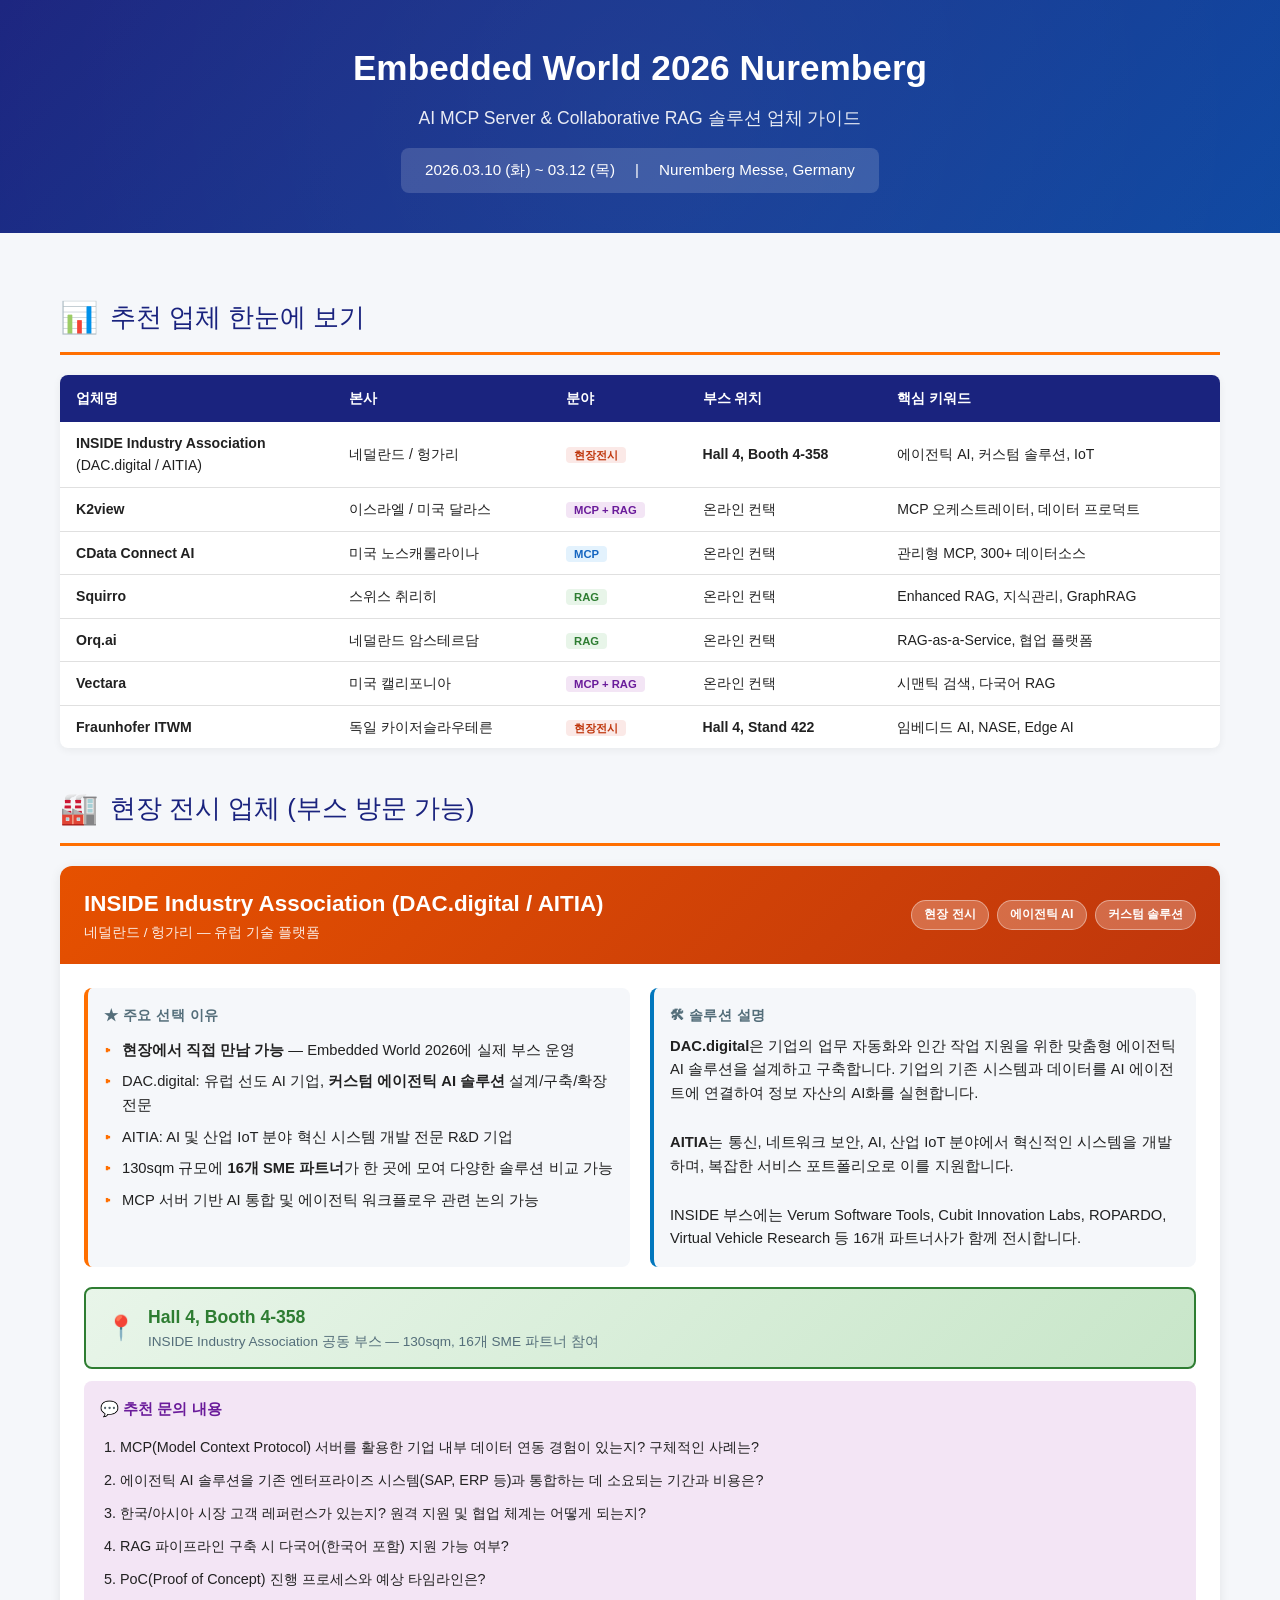
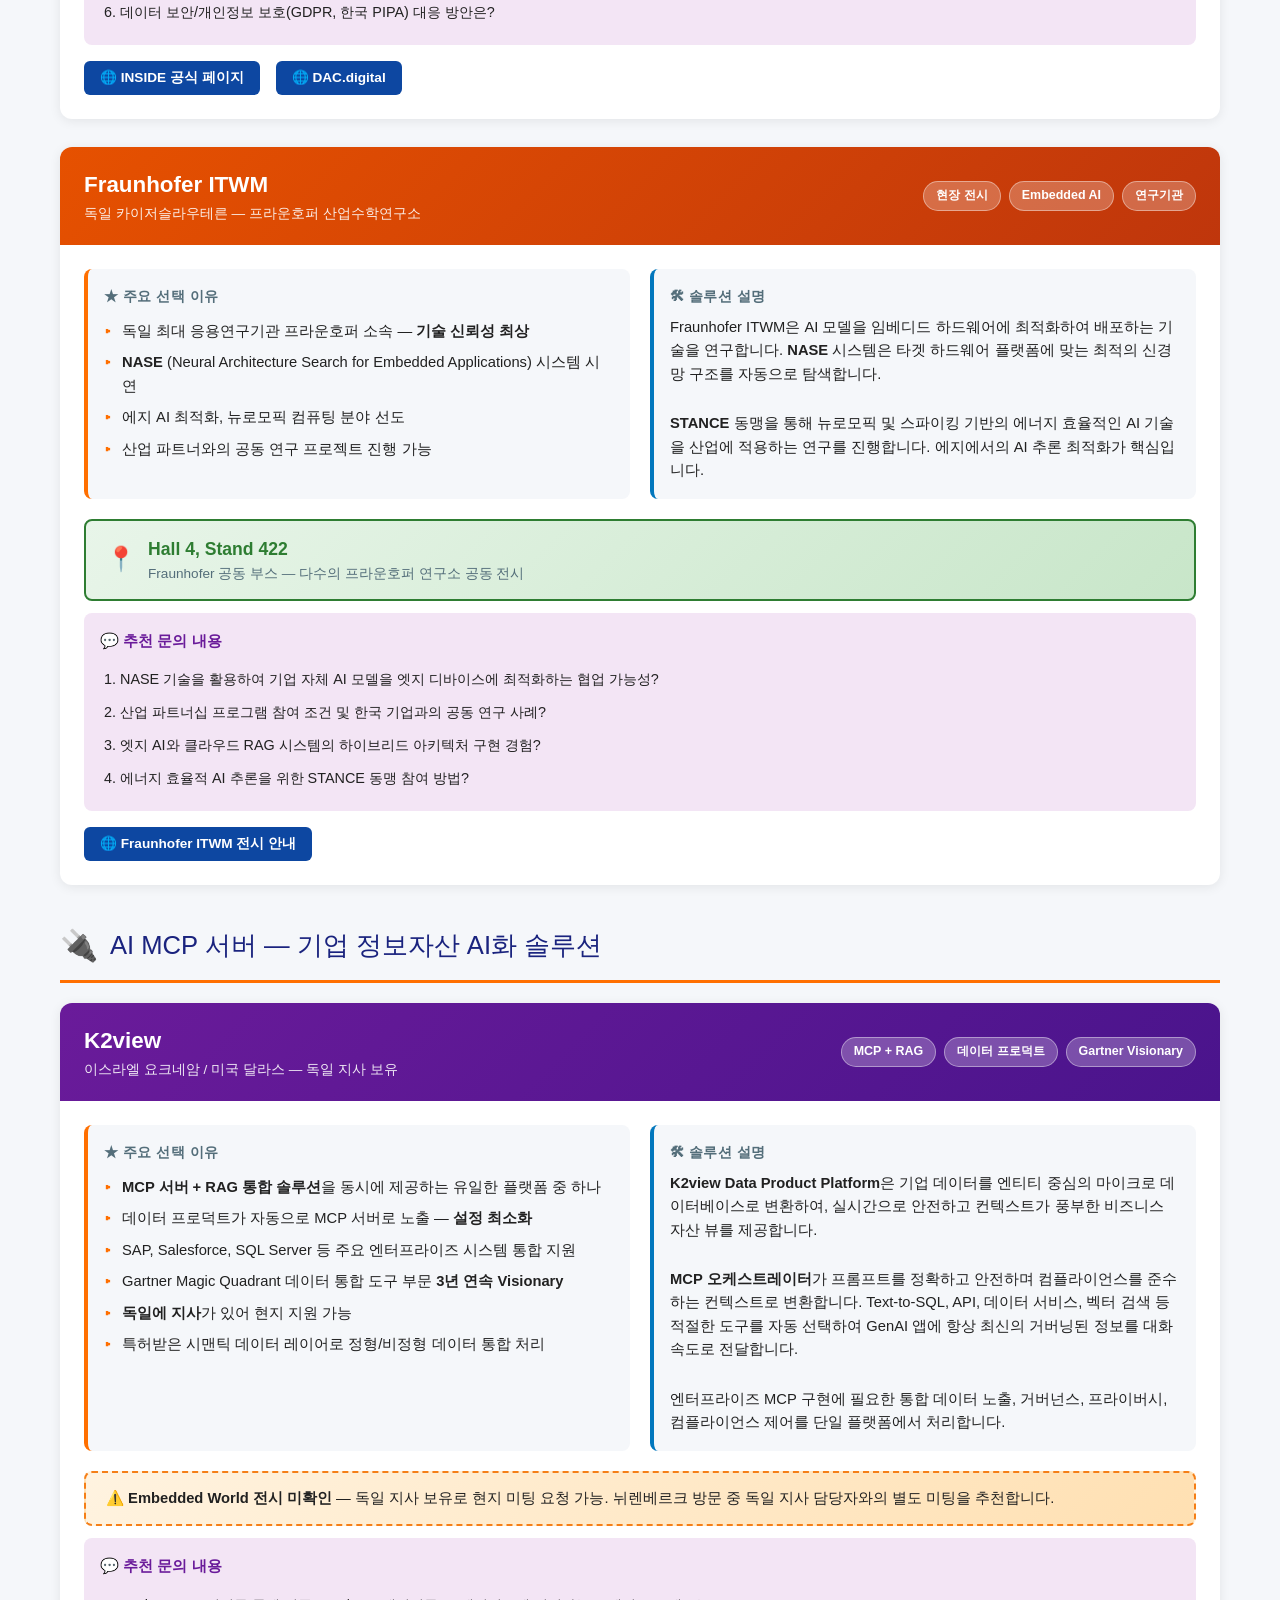
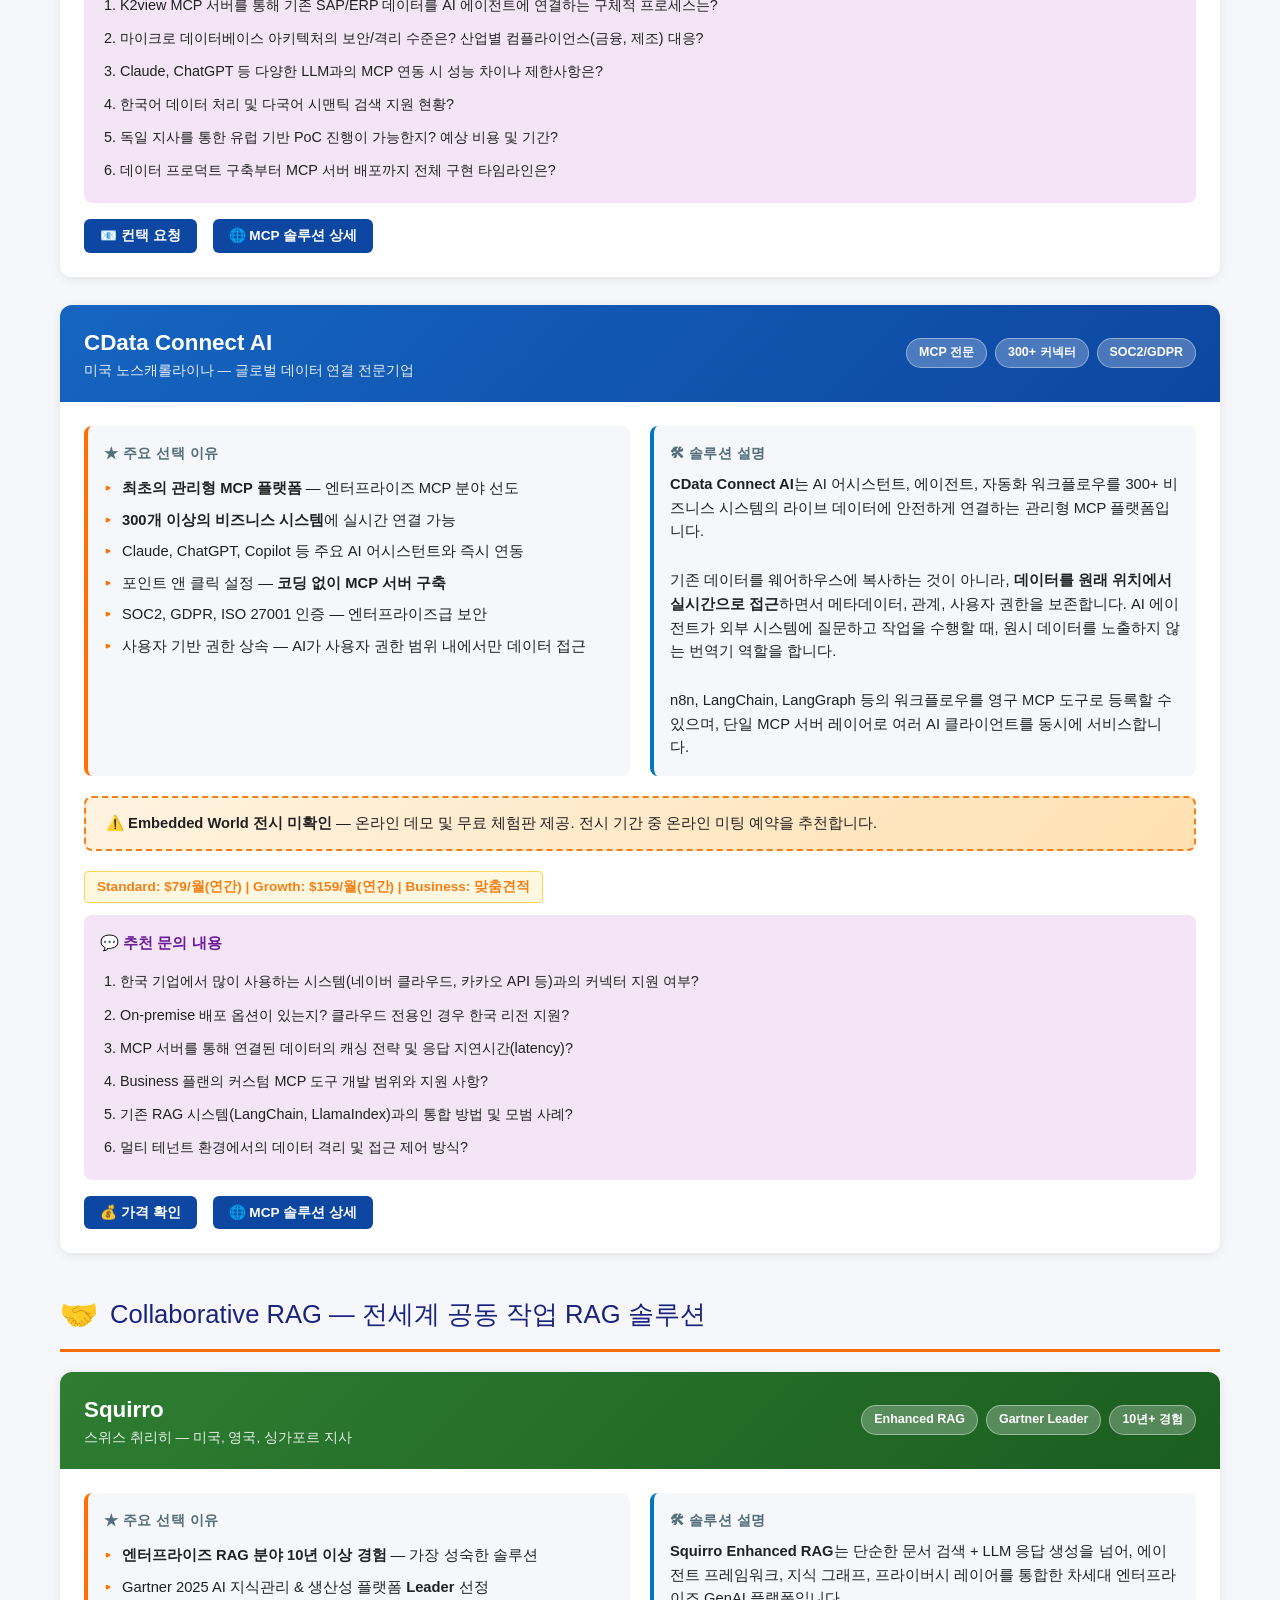
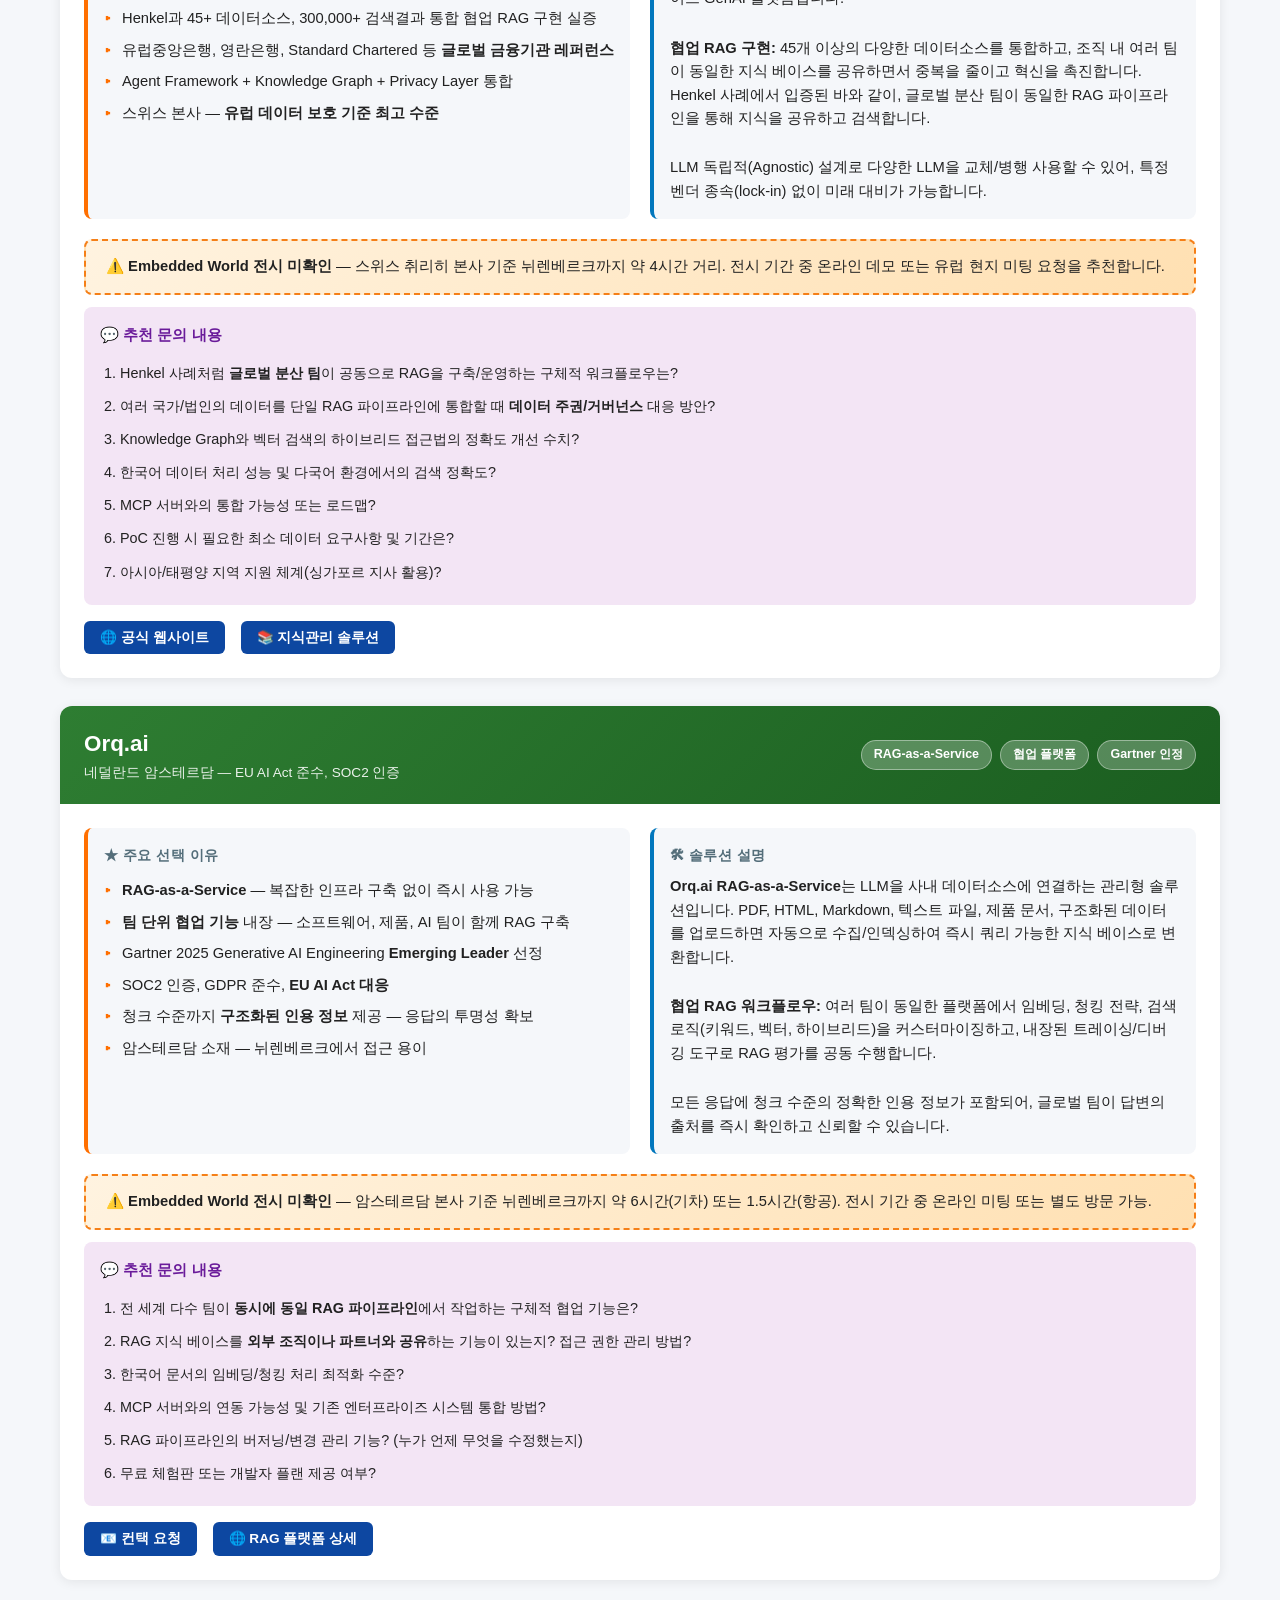
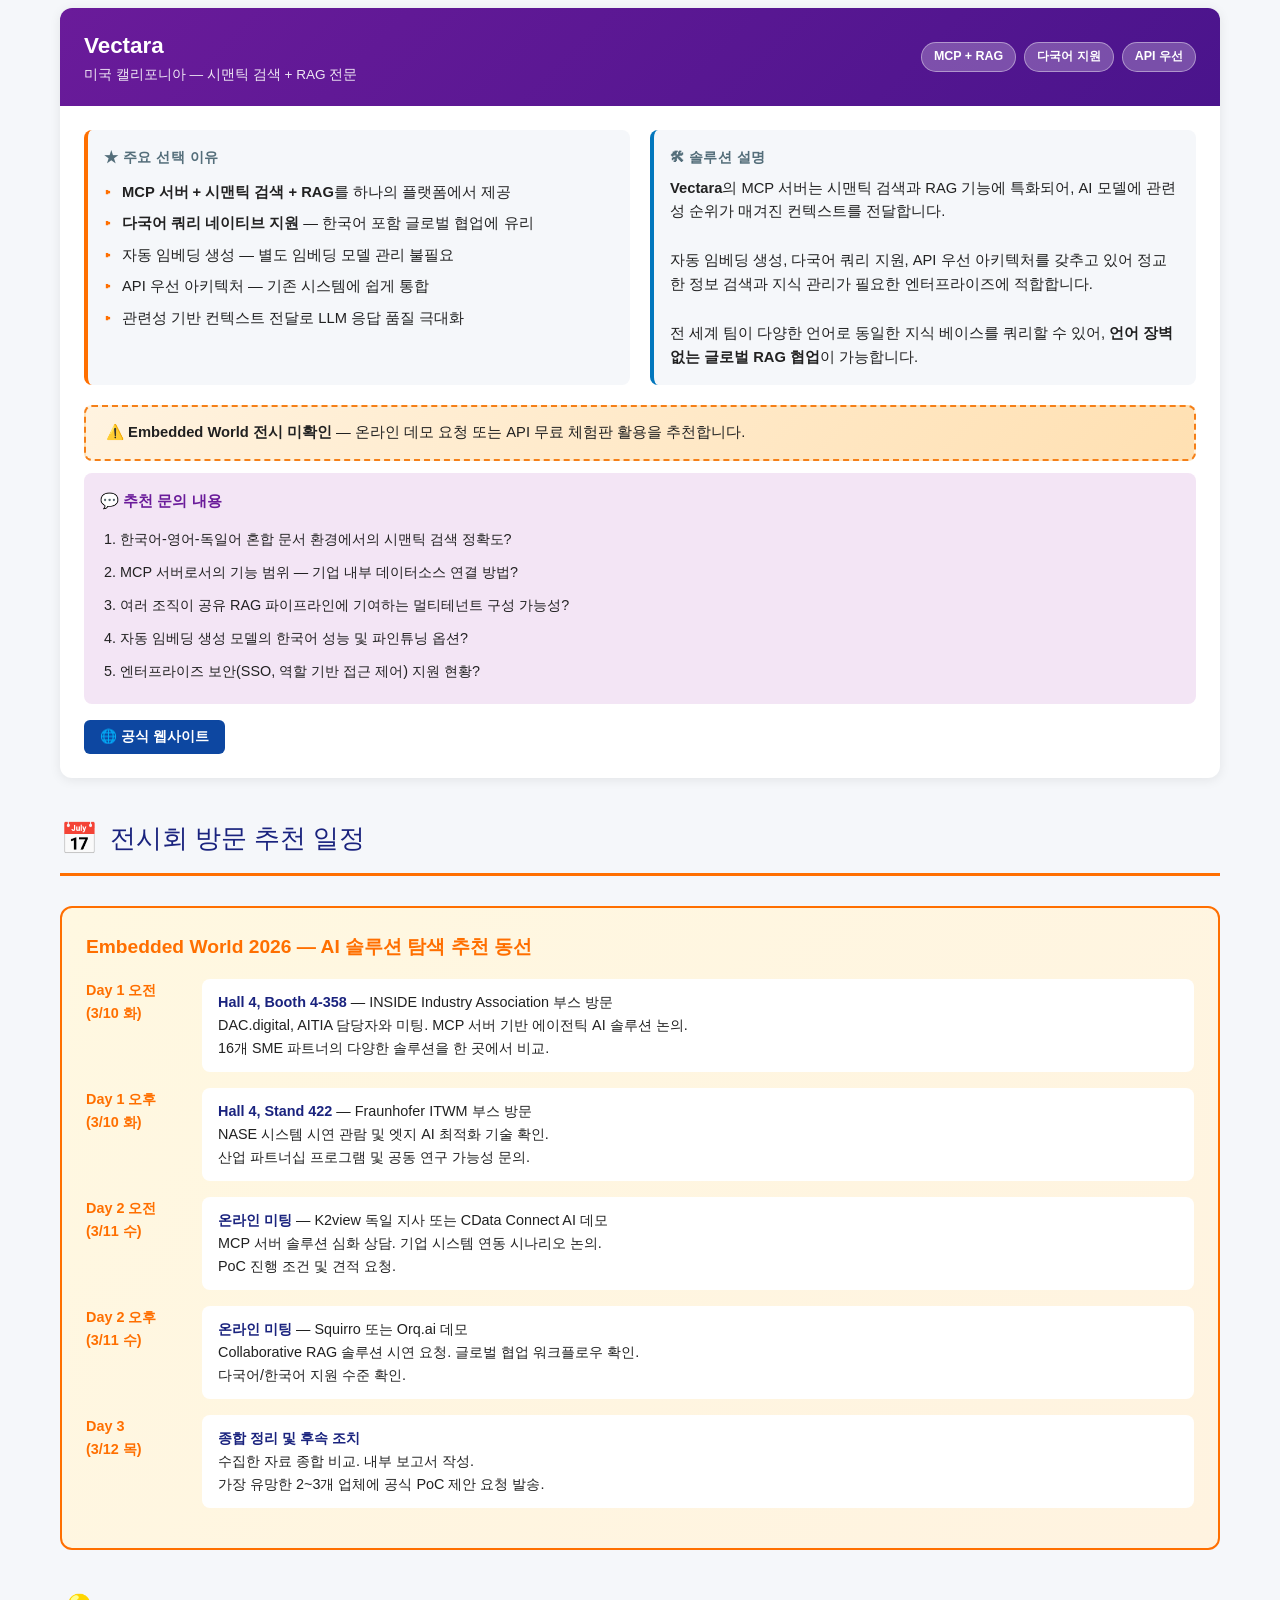
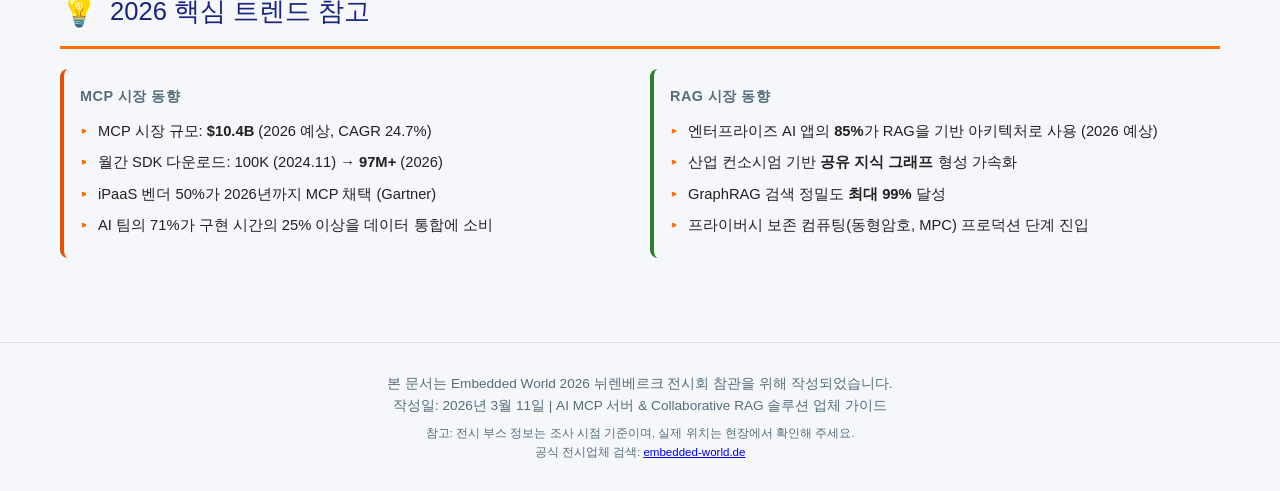
<file: embedded_world_2026_ai_solutions_guide.html>
<!DOCTYPE html>
<html lang="ko">
<head>
    <meta charset="UTF-8">
    <meta name="viewport" content="width=device-width, initial-scale=1.0">
    <title>Embedded World 2026 - AI MCP & Collaborative RAG 솔루션 가이드</title>
    <style>
        :root {
            --primary: #1a237e;
            --secondary: #0d47a1;
            --accent: #ff6f00;
            --bg-light: #f5f7fa;
            --bg-card: #ffffff;
            --text-dark: #212121;
            --text-mid: #546e7a;
            --border: #e0e0e0;
            --success: #2e7d32;
            --info: #0277bd;
            --warning: #f57f17;
        }

        * { margin: 0; padding: 0; box-sizing: border-box; }

        body {
            font-family: 'Segoe UI', -apple-system, BlinkMacSystemFont, sans-serif;
            background: var(--bg-light);
            color: var(--text-dark);
            line-height: 1.6;
        }

        /* Header */
        .header {
            background: linear-gradient(135deg, var(--primary) 0%, var(--secondary) 100%);
            color: white;
            padding: 40px 20px;
            text-align: center;
            position: relative;
            overflow: hidden;
        }
        .header::before {
            content: '';
            position: absolute;
            top: -50%;
            left: -50%;
            width: 200%;
            height: 200%;
            background: radial-gradient(circle, rgba(255,255,255,0.05) 0%, transparent 70%);
        }
        .header h1 { font-size: 2.2em; margin-bottom: 8px; position: relative; }
        .header .subtitle { font-size: 1.1em; opacity: 0.9; position: relative; }
        .header .event-info {
            display: inline-flex;
            gap: 20px;
            margin-top: 16px;
            background: rgba(255,255,255,0.15);
            padding: 10px 24px;
            border-radius: 8px;
            font-size: 0.95em;
            position: relative;
        }

        .container { max-width: 1200px; margin: 0 auto; padding: 24px 20px; }

        /* Section Titles */
        .section-title {
            font-size: 1.6em;
            color: var(--primary);
            margin: 36px 0 20px;
            padding-bottom: 10px;
            border-bottom: 3px solid var(--accent);
            display: flex;
            align-items: center;
            gap: 12px;
        }
        .section-title .icon { font-size: 1.2em; }

        /* Company Cards */
        .company-card {
            background: var(--bg-card);
            border-radius: 12px;
            box-shadow: 0 2px 12px rgba(0,0,0,0.08);
            margin-bottom: 28px;
            overflow: hidden;
            transition: transform 0.2s, box-shadow 0.2s;
        }
        .company-card:hover {
            transform: translateY(-2px);
            box-shadow: 0 6px 24px rgba(0,0,0,0.12);
        }

        .card-header {
            padding: 20px 24px;
            display: flex;
            justify-content: space-between;
            align-items: center;
            flex-wrap: wrap;
            gap: 12px;
        }
        .card-header.mcp { background: linear-gradient(135deg, #1565c0, #0d47a1); color: white; }
        .card-header.rag { background: linear-gradient(135deg, #2e7d32, #1b5e20); color: white; }
        .card-header.both { background: linear-gradient(135deg, #6a1b9a, #4a148c); color: white; }
        .card-header.onsite { background: linear-gradient(135deg, #e65100, #bf360c); color: white; }

        .company-name { font-size: 1.4em; font-weight: 700; }
        .company-hq { font-size: 0.85em; opacity: 0.9; }

        .badge-container { display: flex; gap: 8px; flex-wrap: wrap; }
        .badge {
            padding: 4px 12px;
            border-radius: 20px;
            font-size: 0.78em;
            font-weight: 600;
            background: rgba(255,255,255,0.25);
            color: white;
            border: 1px solid rgba(255,255,255,0.4);
        }

        .card-body { padding: 24px; }

        .info-grid {
            display: grid;
            grid-template-columns: 1fr 1fr;
            gap: 20px;
            margin-bottom: 20px;
        }
        @media (max-width: 768px) {
            .info-grid { grid-template-columns: 1fr; }
        }

        .info-box {
            background: var(--bg-light);
            border-radius: 8px;
            padding: 16px;
            border-left: 4px solid var(--secondary);
        }
        .info-box.reason { border-left-color: var(--accent); }
        .info-box.solution { border-left-color: var(--info); }
        .info-box.booth { border-left-color: var(--success); }
        .info-box.questions { border-left-color: #7b1fa2; }

        .info-box h4 {
            font-size: 0.9em;
            color: var(--text-mid);
            margin-bottom: 8px;
            text-transform: uppercase;
            letter-spacing: 0.5px;
        }

        .info-box ul {
            list-style: none;
            padding: 0;
        }
        .info-box ul li {
            padding: 4px 0 4px 18px;
            position: relative;
            font-size: 0.92em;
        }
        .info-box ul li::before {
            content: '▸';
            position: absolute;
            left: 0;
            color: var(--accent);
            font-weight: bold;
        }

        .info-box p { font-size: 0.92em; }

        /* Booth Location Highlight */
        .booth-highlight {
            background: linear-gradient(135deg, #e8f5e9, #c8e6c9);
            border: 2px solid var(--success);
            border-radius: 8px;
            padding: 14px 20px;
            margin-top: 12px;
            display: flex;
            align-items: center;
            gap: 12px;
        }
        .booth-highlight .pin { font-size: 1.5em; }
        .booth-highlight .location { font-weight: 700; color: var(--success); font-size: 1.1em; }
        .booth-highlight .note { font-size: 0.85em; color: var(--text-mid); }

        .booth-na {
            background: linear-gradient(135deg, #fff3e0, #ffe0b2);
            border: 2px dashed var(--warning);
            border-radius: 8px;
            padding: 14px 20px;
            margin-top: 12px;
            font-size: 0.92em;
        }

        /* Questions section */
        .questions-list {
            background: #f3e5f5;
            border-radius: 8px;
            padding: 16px;
            margin-top: 12px;
        }
        .questions-list h4 {
            color: #6a1b9a;
            margin-bottom: 10px;
            font-size: 0.95em;
        }
        .questions-list ol {
            padding-left: 20px;
        }
        .questions-list ol li {
            padding: 5px 0;
            font-size: 0.9em;
        }

        /* Contact Info */
        .contact-bar {
            display: flex;
            gap: 16px;
            margin-top: 16px;
            flex-wrap: wrap;
        }
        .contact-link {
            display: inline-flex;
            align-items: center;
            gap: 6px;
            padding: 6px 16px;
            background: var(--secondary);
            color: white;
            text-decoration: none;
            border-radius: 6px;
            font-size: 0.85em;
            font-weight: 600;
            transition: background 0.2s;
        }
        .contact-link:hover { background: var(--primary); }

        /* Pricing Tag */
        .pricing-tag {
            display: inline-block;
            background: #fff8e1;
            border: 1px solid #ffd54f;
            padding: 4px 12px;
            border-radius: 4px;
            font-size: 0.85em;
            color: #f57f17;
            font-weight: 600;
            margin-top: 8px;
        }

        /* Summary Table */
        .summary-table {
            width: 100%;
            border-collapse: collapse;
            margin: 20px 0;
            background: white;
            border-radius: 8px;
            overflow: hidden;
            box-shadow: 0 2px 8px rgba(0,0,0,0.06);
        }
        .summary-table th {
            background: var(--primary);
            color: white;
            padding: 12px 16px;
            text-align: left;
            font-size: 0.9em;
        }
        .summary-table td {
            padding: 10px 16px;
            border-bottom: 1px solid var(--border);
            font-size: 0.88em;
        }
        .summary-table tr:last-child td { border-bottom: none; }
        .summary-table tr:hover { background: #f0f4ff; }

        .tag-mcp { background: #e3f2fd; color: #1565c0; padding: 2px 8px; border-radius: 4px; font-size: 0.8em; font-weight: 600; }
        .tag-rag { background: #e8f5e9; color: #2e7d32; padding: 2px 8px; border-radius: 4px; font-size: 0.8em; font-weight: 600; }
        .tag-both { background: #f3e5f5; color: #6a1b9a; padding: 2px 8px; border-radius: 4px; font-size: 0.8em; font-weight: 600; }
        .tag-onsite { background: #fbe9e7; color: #bf360c; padding: 2px 8px; border-radius: 4px; font-size: 0.8em; font-weight: 600; }

        /* Action Plan */
        .action-plan {
            background: linear-gradient(135deg, #fff8e1, #fff3e0);
            border: 2px solid var(--accent);
            border-radius: 12px;
            padding: 24px;
            margin: 30px 0;
        }
        .action-plan h3 {
            color: var(--accent);
            margin-bottom: 16px;
            font-size: 1.2em;
        }
        .timeline-item {
            display: flex;
            gap: 16px;
            margin-bottom: 16px;
            align-items: flex-start;
        }
        .timeline-time {
            min-width: 100px;
            font-weight: 700;
            color: var(--accent);
            font-size: 0.9em;
        }
        .timeline-content {
            flex: 1;
            background: white;
            padding: 12px 16px;
            border-radius: 8px;
            font-size: 0.9em;
        }
        .timeline-content strong { color: var(--primary); }

        /* Footer */
        .footer {
            text-align: center;
            padding: 30px 20px;
            color: var(--text-mid);
            font-size: 0.85em;
            border-top: 1px solid var(--border);
            margin-top: 40px;
        }

        /* Print Styles */
        @media print {
            body { background: white; }
            .company-card { break-inside: avoid; box-shadow: none; border: 1px solid #ddd; }
            .header { background: var(--primary) !important; -webkit-print-color-adjust: exact; print-color-adjust: exact; }
        }
    </style>
</head>
<body>

<!-- ==================== HEADER ==================== -->
<div class="header">
    <h1>Embedded World 2026 Nuremberg</h1>
    <div class="subtitle">AI MCP Server & Collaborative RAG 솔루션 업체 가이드</div>
    <div class="event-info">
        <span>2026.03.10 (화) ~ 03.12 (목)</span>
        <span>|</span>
        <span>Nuremberg Messe, Germany</span>
    </div>
</div>

<div class="container">

    <!-- ==================== OVERVIEW TABLE ==================== -->
    <div class="section-title"><span class="icon">&#128202;</span> 추천 업체 한눈에 보기</div>

    <table class="summary-table">
        <thead>
            <tr>
                <th>업체명</th>
                <th>본사</th>
                <th>분야</th>
                <th>부스 위치</th>
                <th>핵심 키워드</th>
            </tr>
        </thead>
        <tbody>
            <tr>
                <td><strong>INSIDE Industry Association</strong><br>(DAC.digital / AITIA)</td>
                <td>네덜란드 / 헝가리</td>
                <td><span class="tag-onsite">현장전시</span></td>
                <td><strong>Hall 4, Booth 4-358</strong></td>
                <td>에이전틱 AI, 커스텀 솔루션, IoT</td>
            </tr>
            <tr>
                <td><strong>K2view</strong></td>
                <td>이스라엘 / 미국 달라스</td>
                <td><span class="tag-both">MCP + RAG</span></td>
                <td>온라인 컨택</td>
                <td>MCP 오케스트레이터, 데이터 프로덕트</td>
            </tr>
            <tr>
                <td><strong>CData Connect AI</strong></td>
                <td>미국 노스캐롤라이나</td>
                <td><span class="tag-mcp">MCP</span></td>
                <td>온라인 컨택</td>
                <td>관리형 MCP, 300+ 데이터소스</td>
            </tr>
            <tr>
                <td><strong>Squirro</strong></td>
                <td>스위스 취리히</td>
                <td><span class="tag-rag">RAG</span></td>
                <td>온라인 컨택</td>
                <td>Enhanced RAG, 지식관리, GraphRAG</td>
            </tr>
            <tr>
                <td><strong>Orq.ai</strong></td>
                <td>네덜란드 암스테르담</td>
                <td><span class="tag-rag">RAG</span></td>
                <td>온라인 컨택</td>
                <td>RAG-as-a-Service, 협업 플랫폼</td>
            </tr>
            <tr>
                <td><strong>Vectara</strong></td>
                <td>미국 캘리포니아</td>
                <td><span class="tag-both">MCP + RAG</span></td>
                <td>온라인 컨택</td>
                <td>시맨틱 검색, 다국어 RAG</td>
            </tr>
            <tr>
                <td><strong>Fraunhofer ITWM</strong></td>
                <td>독일 카이저슬라우테른</td>
                <td><span class="tag-onsite">현장전시</span></td>
                <td><strong>Hall 4, Stand 422</strong></td>
                <td>임베디드 AI, NASE, Edge AI</td>
            </tr>
        </tbody>
    </table>

    <!-- ==================== SECTION 1: ON-SITE EXHIBITORS ==================== -->
    <div class="section-title"><span class="icon">&#127981;</span> 현장 전시 업체 (부스 방문 가능)</div>

    <!-- INSIDE Industry Association -->
    <div class="company-card">
        <div class="card-header onsite">
            <div>
                <div class="company-name">INSIDE Industry Association (DAC.digital / AITIA)</div>
                <div class="company-hq">네덜란드 / 헝가리 &mdash; 유럽 기술 플랫폼</div>
            </div>
            <div class="badge-container">
                <span class="badge">현장 전시</span>
                <span class="badge">에이전틱 AI</span>
                <span class="badge">커스텀 솔루션</span>
            </div>
        </div>
        <div class="card-body">
            <div class="info-grid">
                <div class="info-box reason">
                    <h4>&#9733; 주요 선택 이유</h4>
                    <ul>
                        <li><strong>현장에서 직접 만남 가능</strong> &mdash; Embedded World 2026에 실제 부스 운영</li>
                        <li>DAC.digital: 유럽 선도 AI 기업, <strong>커스텀 에이전틱 AI 솔루션</strong> 설계/구축/확장 전문</li>
                        <li>AITIA: AI 및 산업 IoT 분야 혁신 시스템 개발 전문 R&D 기업</li>
                        <li>130sqm 규모에 <strong>16개 SME 파트너</strong>가 한 곳에 모여 다양한 솔루션 비교 가능</li>
                        <li>MCP 서버 기반 AI 통합 및 에이전틱 워크플로우 관련 논의 가능</li>
                    </ul>
                </div>
                <div class="info-box solution">
                    <h4>&#128736; 솔루션 설명</h4>
                    <p><strong>DAC.digital</strong>은 기업의 업무 자동화와 인간 작업 지원을 위한 맞춤형 에이전틱 AI 솔루션을 설계하고 구축합니다. 기업의 기존 시스템과 데이터를 AI 에이전트에 연결하여 정보 자산의 AI화를 실현합니다.</p>
                    <br>
                    <p><strong>AITIA</strong>는 통신, 네트워크 보안, AI, 산업 IoT 분야에서 혁신적인 시스템을 개발하며, 복잡한 서비스 포트폴리오로 이를 지원합니다.</p>
                    <br>
                    <p>INSIDE 부스에는 Verum Software Tools, Cubit Innovation Labs, ROPARDO, Virtual Vehicle Research 등 16개 파트너사가 함께 전시합니다.</p>
                </div>
            </div>

            <div class="booth-highlight">
                <span class="pin">&#128205;</span>
                <div>
                    <div class="location">Hall 4, Booth 4-358</div>
                    <div class="note">INSIDE Industry Association 공동 부스 &mdash; 130sqm, 16개 SME 파트너 참여</div>
                </div>
            </div>

            <div class="questions-list">
                <h4>&#128172; 추천 문의 내용</h4>
                <ol>
                    <li>MCP(Model Context Protocol) 서버를 활용한 기업 내부 데이터 연동 경험이 있는지? 구체적인 사례는?</li>
                    <li>에이전틱 AI 솔루션을 기존 엔터프라이즈 시스템(SAP, ERP 등)과 통합하는 데 소요되는 기간과 비용은?</li>
                    <li>한국/아시아 시장 고객 레퍼런스가 있는지? 원격 지원 및 협업 체계는 어떻게 되는지?</li>
                    <li>RAG 파이프라인 구축 시 다국어(한국어 포함) 지원 가능 여부?</li>
                    <li>PoC(Proof of Concept) 진행 프로세스와 예상 타임라인은?</li>
                    <li>데이터 보안/개인정보 보호(GDPR, 한국 PIPA) 대응 방안은?</li>
                </ol>
            </div>

            <div class="contact-bar">
                <a href="https://inside-association.eu/embedded-world-2026/" class="contact-link" target="_blank">&#127760; INSIDE 공식 페이지</a>
                <a href="https://www.dac.digital" class="contact-link" target="_blank">&#127760; DAC.digital</a>
            </div>
        </div>
    </div>

    <!-- Fraunhofer ITWM -->
    <div class="company-card">
        <div class="card-header onsite">
            <div>
                <div class="company-name">Fraunhofer ITWM</div>
                <div class="company-hq">독일 카이저슬라우테른 &mdash; 프라운호퍼 산업수학연구소</div>
            </div>
            <div class="badge-container">
                <span class="badge">현장 전시</span>
                <span class="badge">Embedded AI</span>
                <span class="badge">연구기관</span>
            </div>
        </div>
        <div class="card-body">
            <div class="info-grid">
                <div class="info-box reason">
                    <h4>&#9733; 주요 선택 이유</h4>
                    <ul>
                        <li>독일 최대 응용연구기관 프라운호퍼 소속 &mdash; <strong>기술 신뢰성 최상</strong></li>
                        <li><strong>NASE</strong> (Neural Architecture Search for Embedded Applications) 시스템 시연</li>
                        <li>에지 AI 최적화, 뉴로모픽 컴퓨팅 분야 선도</li>
                        <li>산업 파트너와의 공동 연구 프로젝트 진행 가능</li>
                    </ul>
                </div>
                <div class="info-box solution">
                    <h4>&#128736; 솔루션 설명</h4>
                    <p>Fraunhofer ITWM은 AI 모델을 임베디드 하드웨어에 최적화하여 배포하는 기술을 연구합니다. <strong>NASE</strong> 시스템은 타겟 하드웨어 플랫폼에 맞는 최적의 신경망 구조를 자동으로 탐색합니다.</p>
                    <br>
                    <p><strong>STANCE</strong> 동맹을 통해 뉴로모픽 및 스파이킹 기반의 에너지 효율적인 AI 기술을 산업에 적용하는 연구를 진행합니다. 에지에서의 AI 추론 최적화가 핵심입니다.</p>
                </div>
            </div>

            <div class="booth-highlight">
                <span class="pin">&#128205;</span>
                <div>
                    <div class="location">Hall 4, Stand 422</div>
                    <div class="note">Fraunhofer 공동 부스 &mdash; 다수의 프라운호퍼 연구소 공동 전시</div>
                </div>
            </div>

            <div class="questions-list">
                <h4>&#128172; 추천 문의 내용</h4>
                <ol>
                    <li>NASE 기술을 활용하여 기업 자체 AI 모델을 엣지 디바이스에 최적화하는 협업 가능성?</li>
                    <li>산업 파트너십 프로그램 참여 조건 및 한국 기업과의 공동 연구 사례?</li>
                    <li>엣지 AI와 클라우드 RAG 시스템의 하이브리드 아키텍처 구현 경험?</li>
                    <li>에너지 효율적 AI 추론을 위한 STANCE 동맹 참여 방법?</li>
                </ol>
            </div>

            <div class="contact-bar">
                <a href="https://www.itwm.fraunhofer.de/en/fairs_events/2026/2026_03_10_embedded_2026_en.html" class="contact-link" target="_blank">&#127760; Fraunhofer ITWM 전시 안내</a>
            </div>
        </div>
    </div>

    <!-- ==================== SECTION 2: MCP SERVER ==================== -->
    <div class="section-title"><span class="icon">&#128268;</span> AI MCP 서버 &mdash; 기업 정보자산 AI화 솔루션</div>

    <!-- K2view -->
    <div class="company-card">
        <div class="card-header both">
            <div>
                <div class="company-name">K2view</div>
                <div class="company-hq">이스라엘 요크네암 / 미국 달라스 &mdash; 독일 지사 보유</div>
            </div>
            <div class="badge-container">
                <span class="badge">MCP + RAG</span>
                <span class="badge">데이터 프로덕트</span>
                <span class="badge">Gartner Visionary</span>
            </div>
        </div>
        <div class="card-body">
            <div class="info-grid">
                <div class="info-box reason">
                    <h4>&#9733; 주요 선택 이유</h4>
                    <ul>
                        <li><strong>MCP 서버 + RAG 통합 솔루션</strong>을 동시에 제공하는 유일한 플랫폼 중 하나</li>
                        <li>데이터 프로덕트가 자동으로 MCP 서버로 노출 &mdash; <strong>설정 최소화</strong></li>
                        <li>SAP, Salesforce, SQL Server 등 주요 엔터프라이즈 시스템 통합 지원</li>
                        <li>Gartner Magic Quadrant 데이터 통합 도구 부문 <strong>3년 연속 Visionary</strong></li>
                        <li><strong>독일에 지사</strong>가 있어 현지 지원 가능</li>
                        <li>특허받은 시맨틱 데이터 레이어로 정형/비정형 데이터 통합 처리</li>
                    </ul>
                </div>
                <div class="info-box solution">
                    <h4>&#128736; 솔루션 설명</h4>
                    <p><strong>K2view Data Product Platform</strong>은 기업 데이터를 엔티티 중심의 마이크로 데이터베이스로 변환하여, 실시간으로 안전하고 컨텍스트가 풍부한 비즈니스 자산 뷰를 제공합니다.</p>
                    <br>
                    <p><strong>MCP 오케스트레이터</strong>가 프롬프트를 정확하고 안전하며 컴플라이언스를 준수하는 컨텍스트로 변환합니다. Text-to-SQL, API, 데이터 서비스, 벡터 검색 등 적절한 도구를 자동 선택하여 GenAI 앱에 항상 최신의 거버닝된 정보를 대화 속도로 전달합니다.</p>
                    <br>
                    <p>엔터프라이즈 MCP 구현에 필요한 통합 데이터 노출, 거버넌스, 프라이버시, 컴플라이언스 제어를 단일 플랫폼에서 처리합니다.</p>
                </div>
            </div>

            <div class="booth-na">
                &#9888;&#65039; <strong>Embedded World 전시 미확인</strong> &mdash; 독일 지사 보유로 현지 미팅 요청 가능. 뉘렌베르크 방문 중 독일 지사 담당자와의 별도 미팅을 추천합니다.
            </div>

            <div class="questions-list">
                <h4>&#128172; 추천 문의 내용</h4>
                <ol>
                    <li>K2view MCP 서버를 통해 기존 SAP/ERP 데이터를 AI 에이전트에 연결하는 구체적 프로세스는?</li>
                    <li>마이크로 데이터베이스 아키텍처의 보안/격리 수준은? 산업별 컴플라이언스(금융, 제조) 대응?</li>
                    <li>Claude, ChatGPT 등 다양한 LLM과의 MCP 연동 시 성능 차이나 제한사항은?</li>
                    <li>한국어 데이터 처리 및 다국어 시맨틱 검색 지원 현황?</li>
                    <li>독일 지사를 통한 유럽 기반 PoC 진행이 가능한지? 예상 비용 및 기간?</li>
                    <li>데이터 프로덕트 구축부터 MCP 서버 배포까지 전체 구현 타임라인은?</li>
                </ol>
            </div>

            <div class="contact-bar">
                <a href="https://www.k2view.com/contact" class="contact-link" target="_blank">&#128231; 컨택 요청</a>
                <a href="https://www.k2view.com/solutions/mcp-integration/" class="contact-link" target="_blank">&#127760; MCP 솔루션 상세</a>
            </div>
        </div>
    </div>

    <!-- CData Connect AI -->
    <div class="company-card">
        <div class="card-header mcp">
            <div>
                <div class="company-name">CData Connect AI</div>
                <div class="company-hq">미국 노스캐롤라이나 &mdash; 글로벌 데이터 연결 전문기업</div>
            </div>
            <div class="badge-container">
                <span class="badge">MCP 전문</span>
                <span class="badge">300+ 커넥터</span>
                <span class="badge">SOC2/GDPR</span>
            </div>
        </div>
        <div class="card-body">
            <div class="info-grid">
                <div class="info-box reason">
                    <h4>&#9733; 주요 선택 이유</h4>
                    <ul>
                        <li><strong>최초의 관리형 MCP 플랫폼</strong> &mdash; 엔터프라이즈 MCP 분야 선도</li>
                        <li><strong>300개 이상의 비즈니스 시스템</strong>에 실시간 연결 가능</li>
                        <li>Claude, ChatGPT, Copilot 등 주요 AI 어시스턴트와 즉시 연동</li>
                        <li>포인트 앤 클릭 설정 &mdash; <strong>코딩 없이 MCP 서버 구축</strong></li>
                        <li>SOC2, GDPR, ISO 27001 인증 &mdash; 엔터프라이즈급 보안</li>
                        <li>사용자 기반 권한 상속 &mdash; AI가 사용자 권한 범위 내에서만 데이터 접근</li>
                    </ul>
                </div>
                <div class="info-box solution">
                    <h4>&#128736; 솔루션 설명</h4>
                    <p><strong>CData Connect AI</strong>는 AI 어시스턴트, 에이전트, 자동화 워크플로우를 300+ 비즈니스 시스템의 라이브 데이터에 안전하게 연결하는 관리형 MCP 플랫폼입니다.</p>
                    <br>
                    <p>기존 데이터를 웨어하우스에 복사하는 것이 아니라, <strong>데이터를 원래 위치에서 실시간으로 접근</strong>하면서 메타데이터, 관계, 사용자 권한을 보존합니다. AI 에이전트가 외부 시스템에 질문하고 작업을 수행할 때, 원시 데이터를 노출하지 않는 번역기 역할을 합니다.</p>
                    <br>
                    <p>n8n, LangChain, LangGraph 등의 워크플로우를 영구 MCP 도구로 등록할 수 있으며, 단일 MCP 서버 레이어로 여러 AI 클라이언트를 동시에 서비스합니다.</p>
                </div>
            </div>

            <div class="booth-na">
                &#9888;&#65039; <strong>Embedded World 전시 미확인</strong> &mdash; 온라인 데모 및 무료 체험판 제공. 전시 기간 중 온라인 미팅 예약을 추천합니다.
            </div>

            <div style="margin-top: 12px;">
                <span class="pricing-tag">Standard: $79/월(연간) | Growth: $159/월(연간) | Business: 맞춤견적</span>
            </div>

            <div class="questions-list">
                <h4>&#128172; 추천 문의 내용</h4>
                <ol>
                    <li>한국 기업에서 많이 사용하는 시스템(네이버 클라우드, 카카오 API 등)과의 커넥터 지원 여부?</li>
                    <li>On-premise 배포 옵션이 있는지? 클라우드 전용인 경우 한국 리전 지원?</li>
                    <li>MCP 서버를 통해 연결된 데이터의 캐싱 전략 및 응답 지연시간(latency)?</li>
                    <li>Business 플랜의 커스텀 MCP 도구 개발 범위와 지원 사항?</li>
                    <li>기존 RAG 시스템(LangChain, LlamaIndex)과의 통합 방법 및 모범 사례?</li>
                    <li>멀티 테넌트 환경에서의 데이터 격리 및 접근 제어 방식?</li>
                </ol>
            </div>

            <div class="contact-bar">
                <a href="https://www.cdata.com/ai/pricing/" class="contact-link" target="_blank">&#128176; 가격 확인</a>
                <a href="https://www.cdata.com/solutions/mcp/" class="contact-link" target="_blank">&#127760; MCP 솔루션 상세</a>
            </div>
        </div>
    </div>

    <!-- ==================== SECTION 3: COLLABORATIVE RAG ==================== -->
    <div class="section-title"><span class="icon">&#129309;</span> Collaborative RAG &mdash; 전세계 공동 작업 RAG 솔루션</div>

    <!-- Squirro -->
    <div class="company-card">
        <div class="card-header rag">
            <div>
                <div class="company-name">Squirro</div>
                <div class="company-hq">스위스 취리히 &mdash; 미국, 영국, 싱가포르 지사</div>
            </div>
            <div class="badge-container">
                <span class="badge">Enhanced RAG</span>
                <span class="badge">Gartner Leader</span>
                <span class="badge">10년+ 경험</span>
            </div>
        </div>
        <div class="card-body">
            <div class="info-grid">
                <div class="info-box reason">
                    <h4>&#9733; 주요 선택 이유</h4>
                    <ul>
                        <li><strong>엔터프라이즈 RAG 분야 10년 이상 경험</strong> &mdash; 가장 성숙한 솔루션</li>
                        <li>Gartner 2025 AI 지식관리 &amp; 생산성 플랫폼 <strong>Leader</strong> 선정</li>
                        <li>Henkel과 45+ 데이터소스, 300,000+ 검색결과 통합 협업 RAG 구현 실증</li>
                        <li>유럽중앙은행, 영란은행, Standard Chartered 등 <strong>글로벌 금융기관 레퍼런스</strong></li>
                        <li>Agent Framework + Knowledge Graph + Privacy Layer 통합</li>
                        <li>스위스 본사 &mdash; <strong>유럽 데이터 보호 기준 최고 수준</strong></li>
                    </ul>
                </div>
                <div class="info-box solution">
                    <h4>&#128736; 솔루션 설명</h4>
                    <p><strong>Squirro Enhanced RAG</strong>는 단순한 문서 검색 + LLM 응답 생성을 넘어, 에이전트 프레임워크, 지식 그래프, 프라이버시 레이어를 통합한 차세대 엔터프라이즈 GenAI 플랫폼입니다.</p>
                    <br>
                    <p><strong>협업 RAG 구현:</strong> 45개 이상의 다양한 데이터소스를 통합하고, 조직 내 여러 팀이 동일한 지식 베이스를 공유하면서 중복을 줄이고 혁신을 촉진합니다. Henkel 사례에서 입증된 바와 같이, 글로벌 분산 팀이 동일한 RAG 파이프라인을 통해 지식을 공유하고 검색합니다.</p>
                    <br>
                    <p>LLM 독립적(Agnostic) 설계로 다양한 LLM을 교체/병행 사용할 수 있어, 특정 벤더 종속(lock-in) 없이 미래 대비가 가능합니다.</p>
                </div>
            </div>

            <div class="booth-na">
                &#9888;&#65039; <strong>Embedded World 전시 미확인</strong> &mdash; 스위스 취리히 본사 기준 뉘렌베르크까지 약 4시간 거리. 전시 기간 중 온라인 데모 또는 유럽 현지 미팅 요청을 추천합니다.
            </div>

            <div class="questions-list">
                <h4>&#128172; 추천 문의 내용</h4>
                <ol>
                    <li>Henkel 사례처럼 <strong>글로벌 분산 팀</strong>이 공동으로 RAG을 구축/운영하는 구체적 워크플로우는?</li>
                    <li>여러 국가/법인의 데이터를 단일 RAG 파이프라인에 통합할 때 <strong>데이터 주권/거버넌스</strong> 대응 방안?</li>
                    <li>Knowledge Graph와 벡터 검색의 하이브리드 접근법의 정확도 개선 수치?</li>
                    <li>한국어 데이터 처리 성능 및 다국어 환경에서의 검색 정확도?</li>
                    <li>MCP 서버와의 통합 가능성 또는 로드맵?</li>
                    <li>PoC 진행 시 필요한 최소 데이터 요구사항 및 기간은?</li>
                    <li>아시아/태평양 지역 지원 체계(싱가포르 지사 활용)?</li>
                </ol>
            </div>

            <div class="contact-bar">
                <a href="https://squirro.com/" class="contact-link" target="_blank">&#127760; 공식 웹사이트</a>
                <a href="https://squirro.com/knowledge-management-solution" class="contact-link" target="_blank">&#128218; 지식관리 솔루션</a>
            </div>
        </div>
    </div>

    <!-- Orq.ai -->
    <div class="company-card">
        <div class="card-header rag">
            <div>
                <div class="company-name">Orq.ai</div>
                <div class="company-hq">네덜란드 암스테르담 &mdash; EU AI Act 준수, SOC2 인증</div>
            </div>
            <div class="badge-container">
                <span class="badge">RAG-as-a-Service</span>
                <span class="badge">협업 플랫폼</span>
                <span class="badge">Gartner 인정</span>
            </div>
        </div>
        <div class="card-body">
            <div class="info-grid">
                <div class="info-box reason">
                    <h4>&#9733; 주요 선택 이유</h4>
                    <ul>
                        <li><strong>RAG-as-a-Service</strong> &mdash; 복잡한 인프라 구축 없이 즉시 사용 가능</li>
                        <li><strong>팀 단위 협업 기능</strong> 내장 &mdash; 소프트웨어, 제품, AI 팀이 함께 RAG 구축</li>
                        <li>Gartner 2025 Generative AI Engineering <strong>Emerging Leader</strong> 선정</li>
                        <li>SOC2 인증, GDPR 준수, <strong>EU AI Act 대응</strong></li>
                        <li>청크 수준까지 <strong>구조화된 인용 정보</strong> 제공 &mdash; 응답의 투명성 확보</li>
                        <li>암스테르담 소재 &mdash; 뉘렌베르크에서 접근 용이</li>
                    </ul>
                </div>
                <div class="info-box solution">
                    <h4>&#128736; 솔루션 설명</h4>
                    <p><strong>Orq.ai RAG-as-a-Service</strong>는 LLM을 사내 데이터소스에 연결하는 관리형 솔루션입니다. PDF, HTML, Markdown, 텍스트 파일, 제품 문서, 구조화된 데이터를 업로드하면 자동으로 수집/인덱싱하여 즉시 쿼리 가능한 지식 베이스로 변환합니다.</p>
                    <br>
                    <p><strong>협업 RAG 워크플로우:</strong> 여러 팀이 동일한 플랫폼에서 임베딩, 청킹 전략, 검색 로직(키워드, 벡터, 하이브리드)을 커스터마이징하고, 내장된 트레이싱/디버깅 도구로 RAG 평가를 공동 수행합니다.</p>
                    <br>
                    <p>모든 응답에 청크 수준의 정확한 인용 정보가 포함되어, 글로벌 팀이 답변의 출처를 즉시 확인하고 신뢰할 수 있습니다.</p>
                </div>
            </div>

            <div class="booth-na">
                &#9888;&#65039; <strong>Embedded World 전시 미확인</strong> &mdash; 암스테르담 본사 기준 뉘렌베르크까지 약 6시간(기차) 또는 1.5시간(항공). 전시 기간 중 온라인 미팅 또는 별도 방문 가능.
            </div>

            <div class="questions-list">
                <h4>&#128172; 추천 문의 내용</h4>
                <ol>
                    <li>전 세계 다수 팀이 <strong>동시에 동일 RAG 파이프라인</strong>에서 작업하는 구체적 협업 기능은?</li>
                    <li>RAG 지식 베이스를 <strong>외부 조직이나 파트너와 공유</strong>하는 기능이 있는지? 접근 권한 관리 방법?</li>
                    <li>한국어 문서의 임베딩/청킹 처리 최적화 수준?</li>
                    <li>MCP 서버와의 연동 가능성 및 기존 엔터프라이즈 시스템 통합 방법?</li>
                    <li>RAG 파이프라인의 버저닝/변경 관리 기능? (누가 언제 무엇을 수정했는지)</li>
                    <li>무료 체험판 또는 개발자 플랜 제공 여부?</li>
                </ol>
            </div>

            <div class="contact-bar">
                <a href="https://orq.ai/contact" class="contact-link" target="_blank">&#128231; 컨택 요청</a>
                <a href="https://orq.ai/platform/knowledge-base" class="contact-link" target="_blank">&#127760; RAG 플랫폼 상세</a>
            </div>
        </div>
    </div>

    <!-- Vectara -->
    <div class="company-card">
        <div class="card-header both">
            <div>
                <div class="company-name">Vectara</div>
                <div class="company-hq">미국 캘리포니아 &mdash; 시맨틱 검색 + RAG 전문</div>
            </div>
            <div class="badge-container">
                <span class="badge">MCP + RAG</span>
                <span class="badge">다국어 지원</span>
                <span class="badge">API 우선</span>
            </div>
        </div>
        <div class="card-body">
            <div class="info-grid">
                <div class="info-box reason">
                    <h4>&#9733; 주요 선택 이유</h4>
                    <ul>
                        <li><strong>MCP 서버 + 시맨틱 검색 + RAG</strong>를 하나의 플랫폼에서 제공</li>
                        <li><strong>다국어 쿼리 네이티브 지원</strong> &mdash; 한국어 포함 글로벌 협업에 유리</li>
                        <li>자동 임베딩 생성 &mdash; 별도 임베딩 모델 관리 불필요</li>
                        <li>API 우선 아키텍처 &mdash; 기존 시스템에 쉽게 통합</li>
                        <li>관련성 기반 컨텍스트 전달로 LLM 응답 품질 극대화</li>
                    </ul>
                </div>
                <div class="info-box solution">
                    <h4>&#128736; 솔루션 설명</h4>
                    <p><strong>Vectara</strong>의 MCP 서버는 시맨틱 검색과 RAG 기능에 특화되어, AI 모델에 관련성 순위가 매겨진 컨텍스트를 전달합니다.</p>
                    <br>
                    <p>자동 임베딩 생성, 다국어 쿼리 지원, API 우선 아키텍처를 갖추고 있어 정교한 정보 검색과 지식 관리가 필요한 엔터프라이즈에 적합합니다.</p>
                    <br>
                    <p>전 세계 팀이 다양한 언어로 동일한 지식 베이스를 쿼리할 수 있어, <strong>언어 장벽 없는 글로벌 RAG 협업</strong>이 가능합니다.</p>
                </div>
            </div>

            <div class="booth-na">
                &#9888;&#65039; <strong>Embedded World 전시 미확인</strong> &mdash; 온라인 데모 요청 또는 API 무료 체험판 활용을 추천합니다.
            </div>

            <div class="questions-list">
                <h4>&#128172; 추천 문의 내용</h4>
                <ol>
                    <li>한국어-영어-독일어 혼합 문서 환경에서의 시맨틱 검색 정확도?</li>
                    <li>MCP 서버로서의 기능 범위 &mdash; 기업 내부 데이터소스 연결 방법?</li>
                    <li>여러 조직이 공유 RAG 파이프라인에 기여하는 멀티테넌트 구성 가능성?</li>
                    <li>자동 임베딩 생성 모델의 한국어 성능 및 파인튜닝 옵션?</li>
                    <li>엔터프라이즈 보안(SSO, 역할 기반 접근 제어) 지원 현황?</li>
                </ol>
            </div>

            <div class="contact-bar">
                <a href="https://vectara.com" class="contact-link" target="_blank">&#127760; 공식 웹사이트</a>
            </div>
        </div>
    </div>

    <!-- ==================== SECTION 4: ACTION PLAN ==================== -->
    <div class="section-title"><span class="icon">&#128197;</span> 전시회 방문 추천 일정</div>

    <div class="action-plan">
        <h3>Embedded World 2026 &mdash; AI 솔루션 탐색 추천 동선</h3>

        <div class="timeline-item">
            <div class="timeline-time">Day 1 오전<br>(3/10 화)</div>
            <div class="timeline-content">
                <strong>Hall 4, Booth 4-358</strong> &mdash; INSIDE Industry Association 부스 방문<br>
                DAC.digital, AITIA 담당자와 미팅. MCP 서버 기반 에이전틱 AI 솔루션 논의.<br>
                16개 SME 파트너의 다양한 솔루션을 한 곳에서 비교.
            </div>
        </div>

        <div class="timeline-item">
            <div class="timeline-time">Day 1 오후<br>(3/10 화)</div>
            <div class="timeline-content">
                <strong>Hall 4, Stand 422</strong> &mdash; Fraunhofer ITWM 부스 방문<br>
                NASE 시스템 시연 관람 및 엣지 AI 최적화 기술 확인.<br>
                산업 파트너십 프로그램 및 공동 연구 가능성 문의.
            </div>
        </div>

        <div class="timeline-item">
            <div class="timeline-time">Day 2 오전<br>(3/11 수)</div>
            <div class="timeline-content">
                <strong>온라인 미팅</strong> &mdash; K2view 독일 지사 또는 CData Connect AI 데모<br>
                MCP 서버 솔루션 심화 상담. 기업 시스템 연동 시나리오 논의.<br>
                PoC 진행 조건 및 견적 요청.
            </div>
        </div>

        <div class="timeline-item">
            <div class="timeline-time">Day 2 오후<br>(3/11 수)</div>
            <div class="timeline-content">
                <strong>온라인 미팅</strong> &mdash; Squirro 또는 Orq.ai 데모<br>
                Collaborative RAG 솔루션 시연 요청. 글로벌 협업 워크플로우 확인.<br>
                다국어/한국어 지원 수준 확인.
            </div>
        </div>

        <div class="timeline-item">
            <div class="timeline-time">Day 3<br>(3/12 목)</div>
            <div class="timeline-content">
                <strong>종합 정리 및 후속 조치</strong><br>
                수집한 자료 종합 비교. 내부 보고서 작성.<br>
                가장 유망한 2~3개 업체에 공식 PoC 제안 요청 발송.
            </div>
        </div>
    </div>

    <!-- ==================== SECTION 5: KEY TRENDS ==================== -->
    <div class="section-title"><span class="icon">&#128161;</span> 2026 핵심 트렌드 참고</div>

    <div class="info-grid">
        <div class="info-box" style="border-left-color: #e65100;">
            <h4>MCP 시장 동향</h4>
            <ul>
                <li>MCP 시장 규모: <strong>$10.4B</strong> (2026 예상, CAGR 24.7%)</li>
                <li>월간 SDK 다운로드: 100K (2024.11) → <strong>97M+</strong> (2026)</li>
                <li>iPaaS 벤더 50%가 2026년까지 MCP 채택 (Gartner)</li>
                <li>AI 팀의 71%가 구현 시간의 25% 이상을 데이터 통합에 소비</li>
            </ul>
        </div>
        <div class="info-box" style="border-left-color: #2e7d32;">
            <h4>RAG 시장 동향</h4>
            <ul>
                <li>엔터프라이즈 AI 앱의 <strong>85%</strong>가 RAG을 기반 아키텍처로 사용 (2026 예상)</li>
                <li>산업 컨소시엄 기반 <strong>공유 지식 그래프</strong> 형성 가속화</li>
                <li>GraphRAG 검색 정밀도 <strong>최대 99%</strong> 달성</li>
                <li>프라이버시 보존 컴퓨팅(동형암호, MPC) 프로덕션 단계 진입</li>
            </ul>
        </div>
    </div>

</div>

<!-- ==================== FOOTER ==================== -->
<div class="footer">
    <p>본 문서는 Embedded World 2026 뉘렌베르크 전시회 참관을 위해 작성되었습니다.</p>
    <p>작성일: 2026년 3월 11일 | AI MCP 서버 &amp; Collaborative RAG 솔루션 업체 가이드</p>
    <p style="margin-top: 8px; font-size: 0.85em;">
        참고: 전시 부스 정보는 조사 시점 기준이며, 실제 위치는 현장에서 확인해 주세요.<br>
        공식 전시업체 검색: <a href="https://www.embedded-world.de/en/exhibitors-products/find-exhibitors" target="_blank">embedded-world.de</a>
    </p>
</div>

</body>
</html>
</file>
